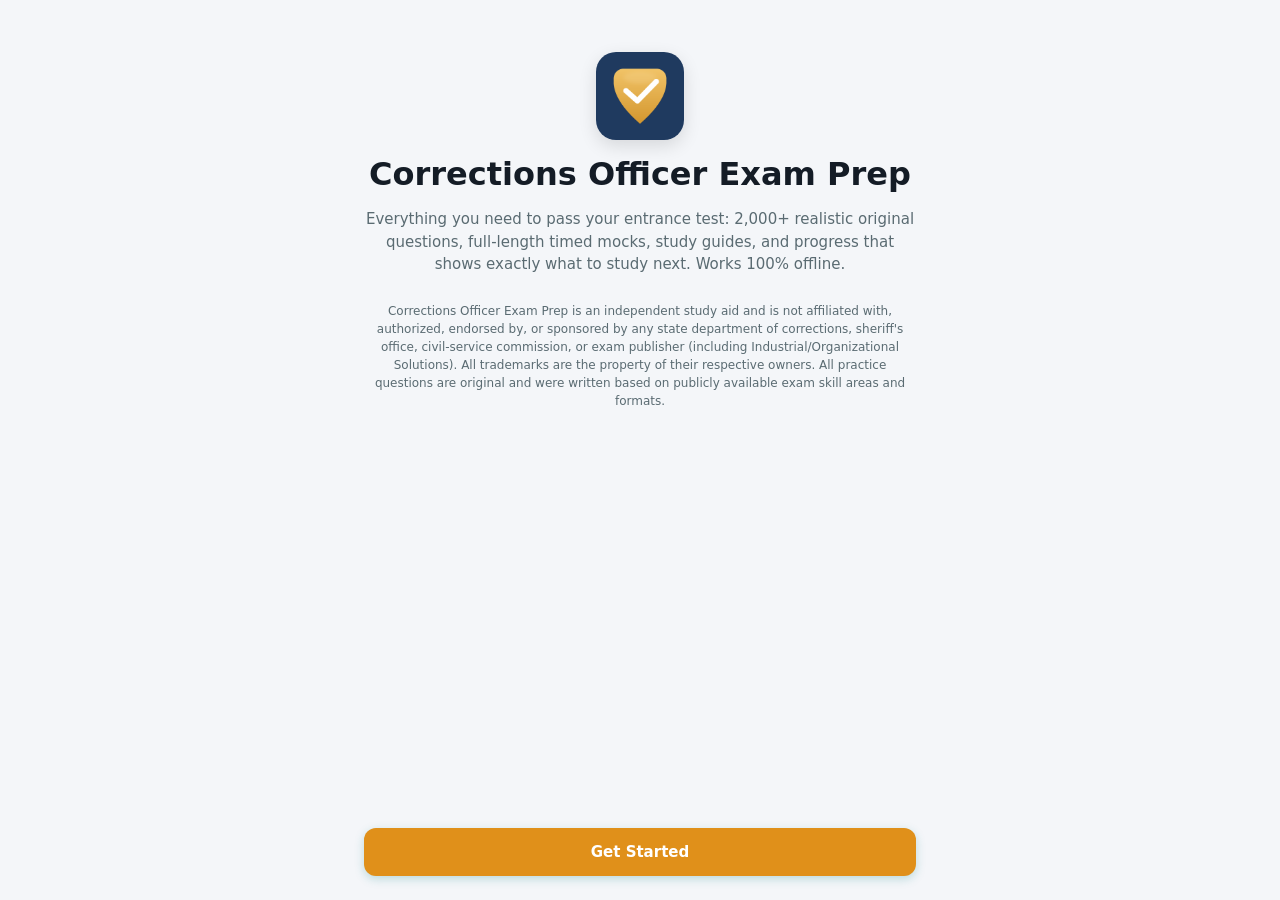
<file: index.html>
<!doctype html>
<html lang="en">
<head>
  <meta charset="utf-8">
  <meta name="viewport" content="width=device-width, initial-scale=1, viewport-fit=cover">
  <title>Corrections Officer Exam Prep</title>
  <meta name="description" content="Corrections officer entrance exam prep: 2,000+ original questions across 7 skill areas, full-length timed mocks, study guides and progress tracking.">
  <meta name="theme-color" content="#1F3A5F">
  <link rel="manifest" href="manifest.webmanifest">
  <link rel="icon" type="image/png" sizes="192x192" href="icons/icon-192.png">
  <link rel="apple-touch-icon" href="icons/icon-192.png">
  <link rel="stylesheet" href="styles.css">
</head>
<body>
  <div id="app" aria-live="polite"></div>
  <div id="modal-root"></div>
  <noscript>Corrections Officer Exam Prep needs JavaScript enabled.</noscript>
  <script src="app.js" defer></script>
</body>
</html>
</file>
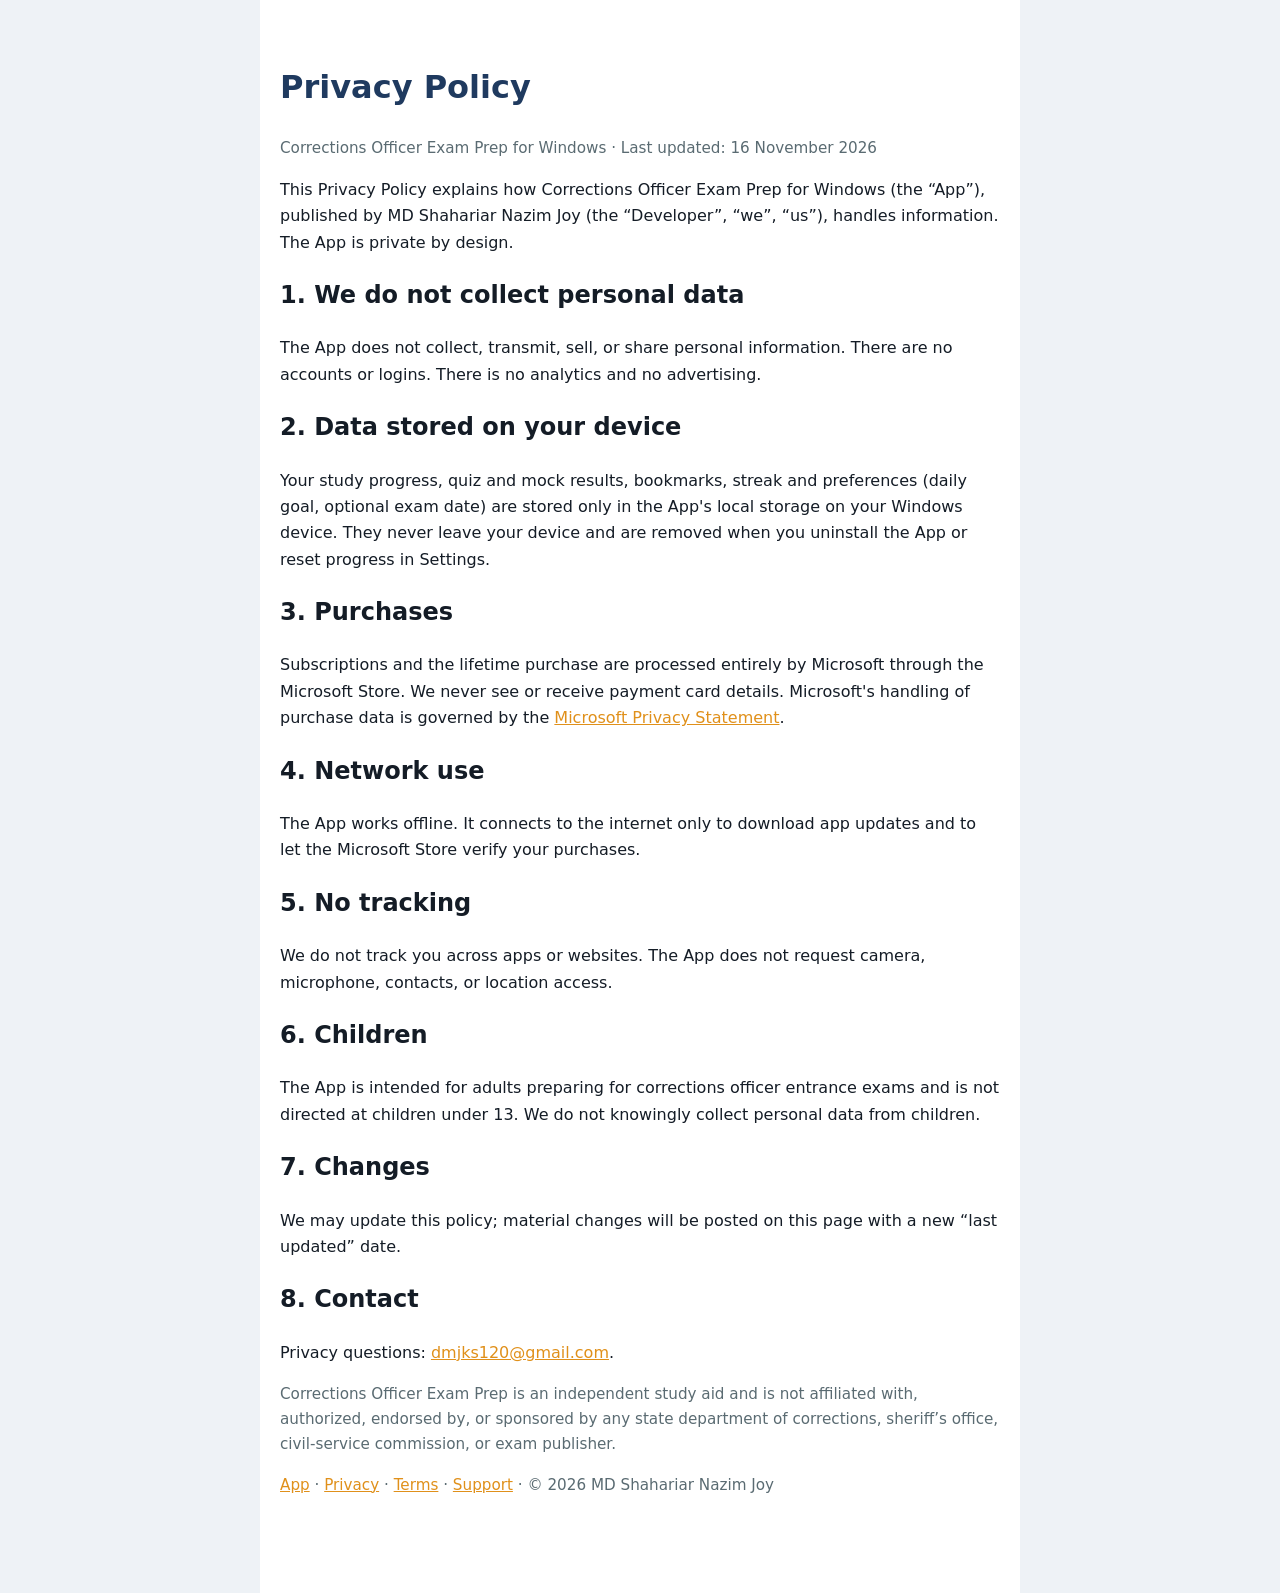
<file: privacy.html>
<!doctype html><html lang="en"><head><meta charset="utf-8"><meta name="viewport" content="width=device-width,initial-scale=1"><title>Privacy Policy · Corrections Officer Exam Prep for Windows</title>
<style>:root{color-scheme:light dark}body{margin:0;font-family:"Segoe UI",system-ui,sans-serif;line-height:1.65;color:#141C26;background:#eef2f6}main{max-width:720px;margin:0 auto;padding:40px 20px 80px;background:#fff}h1{color:#1F3A5F}a{color:#E0901A}.muted{color:#5a6b72;font-size:.95rem}
@media(prefers-color-scheme:dark){body{background:#0f1519;color:#e8eef2}main{background:#182127}h1{color:#7FA3CF}a{color:#F5B54A}.muted{color:#97a6ae}}</style></head><body><main>
<h1>Privacy Policy</h1><p class="muted">Corrections Officer Exam Prep for Windows · Last updated: 16 November 2026</p>
<p>This Privacy Policy explains how Corrections Officer Exam Prep for Windows (the “App”), published by MD Shahariar Nazim Joy (the “Developer”, “we”, “us”), handles information. The App is private by design.</p>
<h2>1. We do not collect personal data</h2><p>The App does not collect, transmit, sell, or share personal information. There are no accounts or logins. There is no analytics and no advertising.</p>
<h2>2. Data stored on your device</h2><p>Your study progress, quiz and mock results, bookmarks, streak and preferences (daily goal, optional exam date) are stored only in the App's local storage on your Windows device. They never leave your device and are removed when you uninstall the App or reset progress in Settings.</p>
<h2>3. Purchases</h2><p>Subscriptions and the lifetime purchase are processed entirely by Microsoft through the Microsoft Store. We never see or receive payment card details. Microsoft's handling of purchase data is governed by the <a href="https://privacy.microsoft.com/privacystatement">Microsoft Privacy Statement</a>.</p>
<h2>4. Network use</h2><p>The App works offline. It connects to the internet only to download app updates and to let the Microsoft Store verify your purchases.</p>
<h2>5. No tracking</h2><p>We do not track you across apps or websites. The App does not request camera, microphone, contacts, or location access.</p>
<h2>6. Children</h2><p>The App is intended for adults preparing for corrections officer entrance exams and is not directed at children under 13. We do not knowingly collect personal data from children.</p>
<h2>7. Changes</h2><p>We may update this policy; material changes will be posted on this page with a new “last updated” date.</p>
<h2>8. Contact</h2><p>Privacy questions: <a href="mailto:dmjks120@gmail.com">dmjks120@gmail.com</a>.</p>
<p class="muted">Corrections Officer Exam Prep is an independent study aid and is not affiliated with, authorized, endorsed by, or sponsored by any state department of corrections, sheriff’s office, civil-service commission, or exam publisher.</p><p class="muted"><a href="./">App</a> · <a href="privacy.html">Privacy</a> · <a href="terms.html">Terms</a> · <a href="support.html">Support</a> · © 2026 MD Shahariar Nazim Joy</p></main></body></html>
</file>
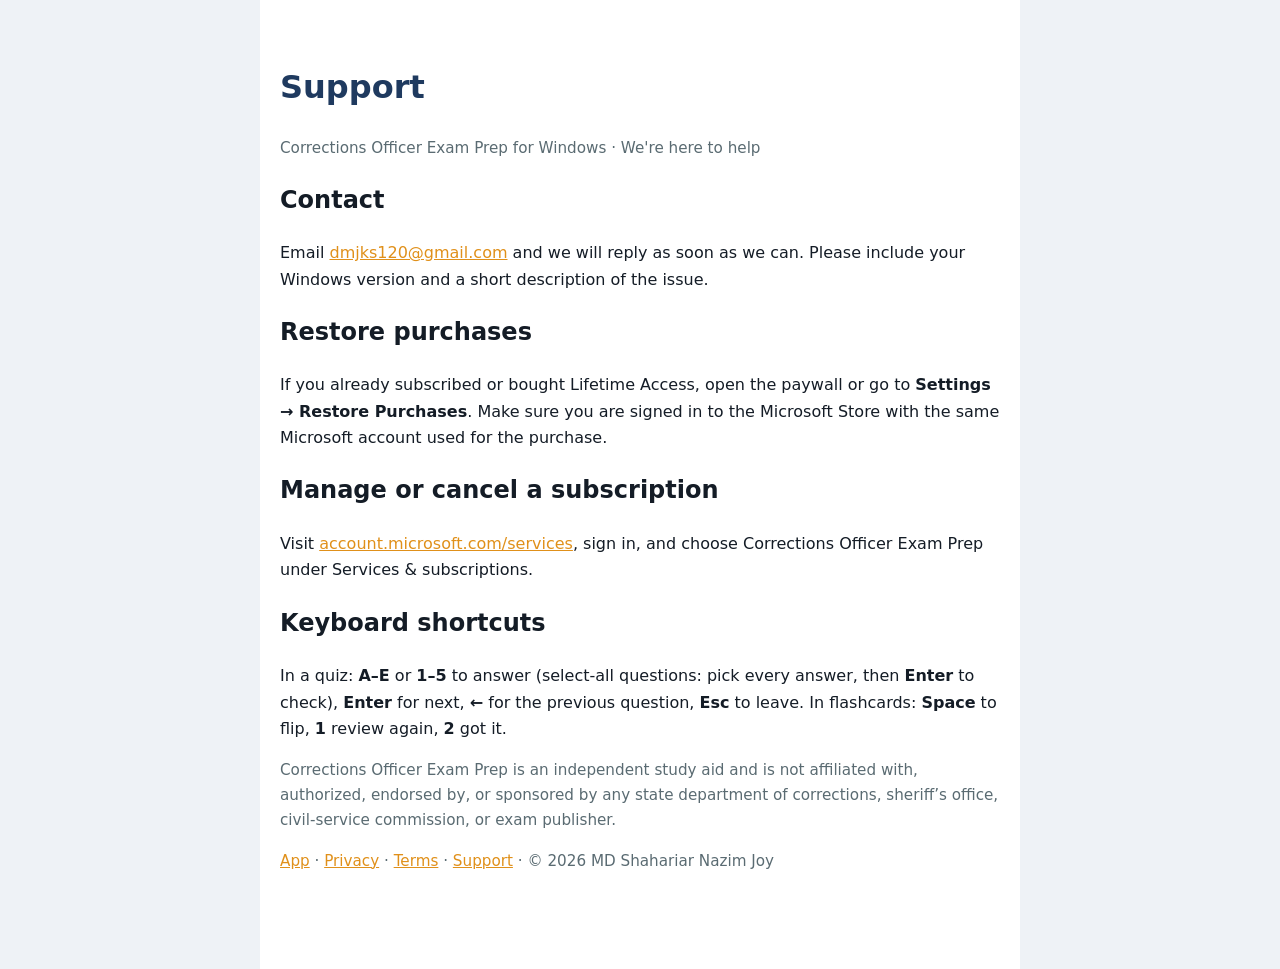
<file: support.html>
<!doctype html><html lang="en"><head><meta charset="utf-8"><meta name="viewport" content="width=device-width,initial-scale=1"><title>Support · Corrections Officer Exam Prep for Windows</title>
<style>:root{color-scheme:light dark}body{margin:0;font-family:"Segoe UI",system-ui,sans-serif;line-height:1.65;color:#141C26;background:#eef2f6}main{max-width:720px;margin:0 auto;padding:40px 20px 80px;background:#fff}h1{color:#1F3A5F}a{color:#E0901A}.muted{color:#5a6b72;font-size:.95rem}
@media(prefers-color-scheme:dark){body{background:#0f1519;color:#e8eef2}main{background:#182127}h1{color:#7FA3CF}a{color:#F5B54A}.muted{color:#97a6ae}}</style></head><body><main>
<h1>Support</h1><p class="muted">Corrections Officer Exam Prep for Windows · We're here to help</p>
<h2>Contact</h2><p>Email <a href="mailto:dmjks120@gmail.com">dmjks120@gmail.com</a> and we will reply as soon as we can. Please include your Windows version and a short description of the issue.</p>
<h2>Restore purchases</h2><p>If you already subscribed or bought Lifetime Access, open the paywall or go to <b>Settings → Restore Purchases</b>. Make sure you are signed in to the Microsoft Store with the same Microsoft account used for the purchase.</p>
<h2>Manage or cancel a subscription</h2><p>Visit <a href="https://account.microsoft.com/services">account.microsoft.com/services</a>, sign in, and choose Corrections Officer Exam Prep under Services &amp; subscriptions.</p>
<h2>Keyboard shortcuts</h2><p>In a quiz: <b>A–E</b> or <b>1–5</b> to answer (select-all questions: pick every answer, then <b>Enter</b> to check), <b>Enter</b> for next, <b>←</b> for the previous question, <b>Esc</b> to leave. In flashcards: <b>Space</b> to flip, <b>1</b> review again, <b>2</b> got it.</p>
<p class="muted">Corrections Officer Exam Prep is an independent study aid and is not affiliated with, authorized, endorsed by, or sponsored by any state department of corrections, sheriff’s office, civil-service commission, or exam publisher.</p><p class="muted"><a href="./">App</a> · <a href="privacy.html">Privacy</a> · <a href="terms.html">Terms</a> · <a href="support.html">Support</a> · © 2026 MD Shahariar Nazim Joy</p></main></body></html>
</file>
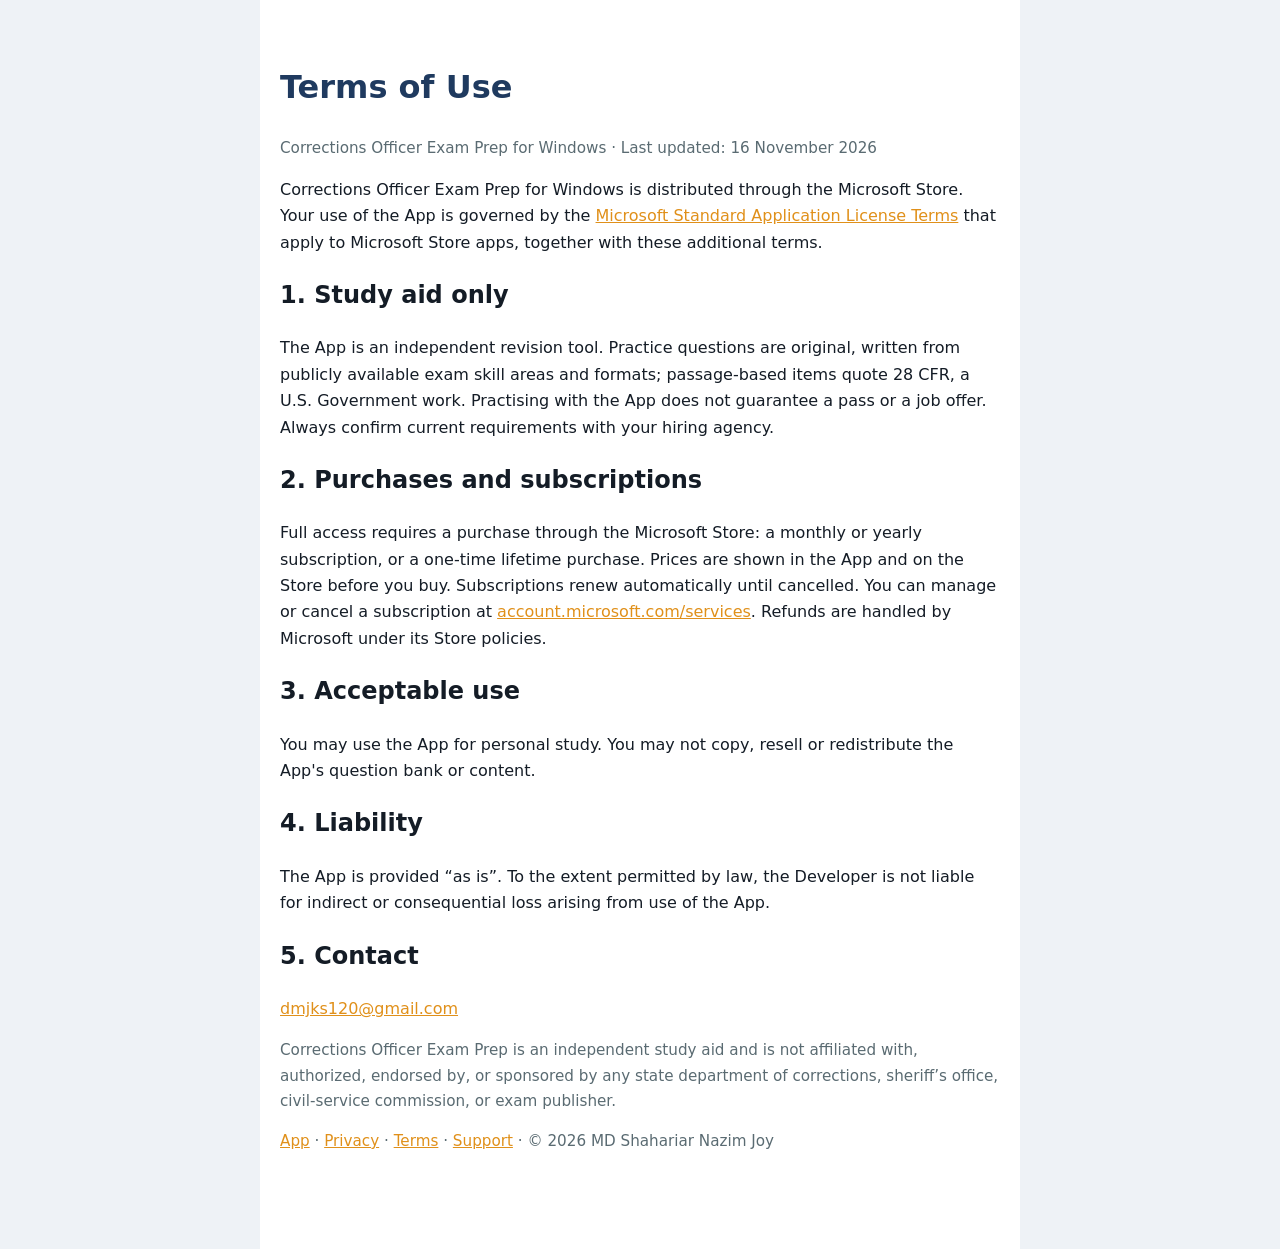
<file: terms.html>
<!doctype html><html lang="en"><head><meta charset="utf-8"><meta name="viewport" content="width=device-width,initial-scale=1"><title>Terms of Use · Corrections Officer Exam Prep for Windows</title>
<style>:root{color-scheme:light dark}body{margin:0;font-family:"Segoe UI",system-ui,sans-serif;line-height:1.65;color:#141C26;background:#eef2f6}main{max-width:720px;margin:0 auto;padding:40px 20px 80px;background:#fff}h1{color:#1F3A5F}a{color:#E0901A}.muted{color:#5a6b72;font-size:.95rem}
@media(prefers-color-scheme:dark){body{background:#0f1519;color:#e8eef2}main{background:#182127}h1{color:#7FA3CF}a{color:#F5B54A}.muted{color:#97a6ae}}</style></head><body><main>
<h1>Terms of Use</h1><p class="muted">Corrections Officer Exam Prep for Windows · Last updated: 16 November 2026</p>
<p>Corrections Officer Exam Prep for Windows is distributed through the Microsoft Store. Your use of the App is governed by the <a href="https://www.microsoft.com/en-us/legal/terms-of-use">Microsoft Standard Application License Terms</a> that apply to Microsoft Store apps, together with these additional terms.</p>
<h2>1. Study aid only</h2><p>The App is an independent revision tool. Practice questions are original, written from publicly available exam skill areas and formats; passage-based items quote 28 CFR, a U.S. Government work. Practising with the App does not guarantee a pass or a job offer. Always confirm current requirements with your hiring agency.</p>
<h2>2. Purchases and subscriptions</h2><p>Full access requires a purchase through the Microsoft Store: a monthly or yearly subscription, or a one-time lifetime purchase. Prices are shown in the App and on the Store before you buy. Subscriptions renew automatically until cancelled. You can manage or cancel a subscription at <a href="https://account.microsoft.com/services">account.microsoft.com/services</a>. Refunds are handled by Microsoft under its Store policies.</p>
<h2>3. Acceptable use</h2><p>You may use the App for personal study. You may not copy, resell or redistribute the App's question bank or content.</p>
<h2>4. Liability</h2><p>The App is provided “as is”. To the extent permitted by law, the Developer is not liable for indirect or consequential loss arising from use of the App.</p>
<h2>5. Contact</h2><p><a href="mailto:dmjks120@gmail.com">dmjks120@gmail.com</a></p>
<p class="muted">Corrections Officer Exam Prep is an independent study aid and is not affiliated with, authorized, endorsed by, or sponsored by any state department of corrections, sheriff’s office, civil-service commission, or exam publisher.</p><p class="muted"><a href="./">App</a> · <a href="privacy.html">Privacy</a> · <a href="terms.html">Terms</a> · <a href="support.html">Support</a> · © 2026 MD Shahariar Nazim Joy</p></main></body></html>
</file>
<file: styles.css>
/* Corrections Officer Exam Prep visual identity: deep slate navy + brass amber, adapted for Windows (Segoe UI, sidebar nav). */
:root {
  --blue: #1F3A5F;
  --amber: #C98A1B;
  --green: #1E8C5A;
  --red: #BE323C;
  --accent: #E0901A;
  --bg: #F4F6F9;
  --card: #FFFFFF;
  --card-2: #F7F9FB;
  --text: #141C26;
  --muted: #5A6B72;
  --line: #D9E1E7;
  --track: #E6ECF0;
  --shadow: 0 1px 2px rgba(31, 58, 95, .06), 0 4px 14px rgba(31, 58, 95, .06);
  --radius: 14px;
  color-scheme: light;
}
@media (prefers-color-scheme: dark) {
  :root {
    --blue: #7FA3CF;
    --accent: #F5B54A;
    --green: #4AC88C;
    --amber: #F2BE4E;
    --red: #F06E78;
    --bg: #0F1519;
    --card: #182127;
    --card-2: #1E2930;
    --text: #E8EEF2;
    --muted: #97A6AE;
    --line: #2B3840;
    --track: #2B3840;
    --shadow: none;
    color-scheme: dark;
  }
}

* { box-sizing: border-box; }
html, body { margin: 0; height: 100%; }
body {
  font-family: "Segoe UI Variable Text", "Segoe UI", system-ui, -apple-system, sans-serif;
  background: var(--bg);
  color: var(--text);
  font-size: 15px;
  line-height: 1.5;
  -webkit-font-smoothing: antialiased;
}
button, input, select { font: inherit; color: inherit; }
button { cursor: pointer; }
a { color: var(--accent); }
h1, h2, h3 { font-family: "Segoe UI Variable Display", "Segoe UI", system-ui, sans-serif; margin: 0; line-height: 1.25; }
h1 { font-size: 28px; font-weight: 700; }
h2 { font-size: 22px; font-weight: 700; }
h3 { font-size: 16px; font-weight: 600; }
.muted { color: var(--muted); }
.small { font-size: 13px; }
.tiny { font-size: 12px; }
.center { text-align: center; }
.stack { display: flex; flex-direction: column; gap: 14px; }
.stack-sm { display: flex; flex-direction: column; gap: 8px; }
.row { display: flex; align-items: center; gap: 12px; }
.grow { flex: 1; min-width: 0; }
.grid-3 { display: grid; grid-template-columns: repeat(3, 1fr); gap: 12px; }
.grid-2 { display: grid; grid-template-columns: repeat(2, 1fr); gap: 12px; }
.hidden { display: none !important; }
:focus-visible { outline: 2px solid var(--accent); outline-offset: 2px; }

/* Layout */
.shell { display: flex; min-height: 100vh; }
.sidebar {
  width: 236px; flex: none; padding: 18px 12px; border-right: 1px solid var(--line);
  background: var(--card); position: sticky; top: 0; height: 100vh; display: flex; flex-direction: column; gap: 4px;
}
.brand { display: flex; align-items: center; gap: 10px; padding: 4px 10px 18px; }
.brand img { width: 36px; height: 36px; border-radius: 9px; }
.brand b { font-size: 14px; line-height: 1.2; }
.nav-item {
  display: flex; align-items: center; gap: 12px; padding: 10px 12px; border-radius: 8px;
  border: 0; background: none; text-align: left; width: 100%; color: var(--text); position: relative;
}
.nav-item:hover { background: var(--card-2); }
.nav-item.active { background: var(--card-2); font-weight: 600; }
.nav-item.active::before { content: ""; position: absolute; left: 0; top: 10px; bottom: 10px; width: 3px; border-radius: 3px; background: var(--accent); }
.nav-item svg { width: 20px; height: 20px; color: var(--accent); }
.main { flex: 1; min-width: 0; }
.content { max-width: 760px; margin: 0 auto; padding: 28px 24px 96px; }
.content.narrow { max-width: 600px; }
.page-head { display: flex; align-items: center; gap: 10px; margin-bottom: 18px; }
.back { border: 0; background: none; padding: 6px; border-radius: 8px; color: var(--muted); display: inline-flex; }
.back:hover { background: var(--card-2); }
.back svg { width: 20px; height: 20px; }
.tabbar { display: none; }

@media (max-width: 760px) {
  .sidebar { display: none; }
  .tabbar {
    display: flex; position: fixed; bottom: 0; left: 0; right: 0; background: var(--card);
    border-top: 1px solid var(--line); padding: 6px 4px calc(6px + env(safe-area-inset-bottom)); z-index: 10;
  }
  .tabbar button { flex: 1; border: 0; background: none; display: flex; flex-direction: column; align-items: center; gap: 2px; font-size: 11px; color: var(--muted); padding: 4px 0; }
  .tabbar button.active { color: var(--accent); font-weight: 600; }
  .tabbar svg { width: 22px; height: 22px; }
  .content { padding: 18px 16px 100px; }
  h1 { font-size: 24px; }
}

/* Cards & components */
.card { background: var(--card); border-radius: var(--radius); padding: 16px; box-shadow: var(--shadow); border: 1px solid var(--line); }
.card.flat { box-shadow: none; }
.list { background: var(--card); border-radius: var(--radius); border: 1px solid var(--line); overflow: hidden; box-shadow: var(--shadow); }
.list-head { font-size: 12px; font-weight: 600; text-transform: uppercase; letter-spacing: .04em; color: var(--muted); margin: 18px 4px 8px; }
.list-row {
  display: flex; align-items: center; gap: 14px; padding: 13px 16px; border: 0; background: none; width: 100%;
  text-align: left; border-bottom: 1px solid var(--line); text-decoration: none; color: var(--text);
}
.list-row:last-child { border-bottom: 0; }
button.list-row:hover, a.list-row:hover { background: var(--card-2); }
.list-row svg.ic { width: 20px; height: 20px; flex: none; }
.list-row .chev { width: 16px; height: 16px; color: var(--muted); flex: none; }
.list-foot { font-size: 12px; color: var(--muted); margin: 8px 4px 0; }

.btn {
  display: inline-flex; align-items: center; justify-content: center; gap: 8px; border: 0; border-radius: 12px;
  padding: 13px 18px; font-weight: 600; background: var(--accent); color: #fff; width: 100%; text-decoration: none;
  box-shadow: 0 3px 10px rgba(22, 140, 140, .25); transition: filter .15s, transform .05s;
}
.btn:hover { filter: brightness(1.06); }
.btn:active { transform: translateY(1px); }
.btn[disabled] { background: #9AA6AD; box-shadow: none; cursor: not-allowed; filter: none; }
.btn.secondary { background: var(--card-2); color: var(--text); border: 1px solid var(--line); box-shadow: none; }
.btn.secondary[disabled] { opacity: .5; }
.btn.navy { background: var(--blue); }
.btn.green { background: var(--green); }
.btn.amber { background: var(--amber); color: #2B1E00; }
.btn.red { background: var(--red); }
.btn.link { background: none; color: var(--accent); box-shadow: none; width: auto; padding: 8px; }
.btn.auto { width: auto; }
@media (prefers-color-scheme: dark) { .btn.navy { background: #183058; } }

.stat { text-align: center; padding: 14px 8px; }
.stat svg { width: 22px; height: 22px; }
.stat .v { font-size: 22px; font-weight: 700; font-variant-numeric: tabular-nums; }
.stat .l { font-size: 12px; color: var(--muted); }

.hero-card {
  border: 0; text-align: left; width: 100%; color: #fff; border-radius: 18px; padding: 20px;
  background: linear-gradient(135deg, #122648, #1C4664); box-shadow: 0 8px 24px rgba(18, 38, 72, .25);
}
.hero-card:hover { filter: brightness(1.05); }
.hero-card h3 { font-size: 18px; display: flex; align-items: center; gap: 8px; }
.hero-card svg { width: 22px; height: 22px; }
.hero-card p { margin: 6px 0 0; opacity: .9; }

.action {
  display: flex; align-items: center; gap: 14px; padding: 16px; border-radius: var(--radius); width: 100%;
  background: var(--card); border: 1px solid var(--line); text-align: left; box-shadow: var(--shadow);
}
.action:hover { background: var(--card-2); }
.action svg.ic { width: 26px; height: 26px; flex: none; }
.action .chev { width: 16px; height: 16px; color: var(--muted); }

.bar { height: 8px; border-radius: 6px; background: var(--track); overflow: hidden; }
.bar > i { display: block; height: 100%; border-radius: 6px; background: var(--accent); }
.progress-thin { height: 4px; border-radius: 4px; background: var(--track); overflow: hidden; }
.progress-thin > i { display: block; height: 100%; background: var(--blue); transition: width .2s; }

.ring { position: relative; width: 160px; height: 160px; margin: 0 auto; }
.ring svg { width: 100%; height: 100%; transform: rotate(-90deg); }
.ring .lbl { position: absolute; inset: 0; display: flex; flex-direction: column; align-items: center; justify-content: center; }
.ring .lbl b { font-size: 32px; font-variant-numeric: tabular-nums; }
.ring .lbl span { font-size: 12px; color: var(--muted); }

.badge { display: inline-block; font-size: 11px; font-weight: 700; color: #fff; background: var(--amber); padding: 2px 8px; border-radius: 99px; }

/* Selectable cards (onboarding) */
.select {
  display: flex; align-items: center; gap: 14px; padding: 15px; width: 100%; text-align: left;
  border-radius: 14px; border: 1px solid var(--line); background: var(--card);
}
.select:hover { border-color: var(--accent); }
.select.on { border: 2px solid var(--accent); background: color-mix(in srgb, var(--accent) 10%, var(--card)); padding: 14px; }
.select svg.ic { width: 26px; height: 26px; color: var(--accent); flex: none; }
.select .tick { width: 22px; height: 22px; flex: none; color: var(--line); }
.select.on .tick { color: var(--accent); }
.steps { display: flex; gap: 4px; }
.steps i { flex: 1; height: 4px; border-radius: 4px; background: var(--track); }
.steps i.on { background: var(--accent); }
.goal-pick { display: grid; grid-template-columns: repeat(4, 1fr); gap: 10px; }
.goal-pick button { padding: 14px 0; border-radius: 10px; border: 1px solid var(--line); background: var(--card); font-weight: 600; }
.goal-pick button.on { background: var(--accent); color: #fff; border-color: var(--accent); }

/* Quiz */
.quiz-top { position: sticky; top: 0; z-index: 5; background: color-mix(in srgb, var(--bg) 88%, transparent); backdrop-filter: blur(12px); border-bottom: 1px solid var(--line); }
.quiz-top .inner { max-width: 760px; margin: 0 auto; padding: 12px 24px 10px; }
.quiz-bottom { position: sticky; bottom: 0; background: color-mix(in srgb, var(--bg) 88%, transparent); backdrop-filter: blur(12px); border-top: 1px solid var(--line); }
.quiz-bottom .inner { max-width: 760px; margin: 0 auto; padding: 14px 24px; display: flex; gap: 12px; }
.icon-btn { border: 0; background: none; padding: 6px; border-radius: 8px; color: var(--muted); display: inline-flex; }
.icon-btn:hover { background: var(--card-2); }
.icon-btn svg { width: 22px; height: 22px; }
.timer { font-weight: 600; font-variant-numeric: tabular-nums; display: inline-flex; align-items: center; gap: 6px; }
.timer svg { width: 18px; height: 18px; }
.timer.low { color: var(--red); }
.topic-tag { font-size: 12px; font-weight: 700; letter-spacing: .05em; color: var(--blue); text-transform: uppercase; }
.stem { font-size: 19px; font-weight: 600; margin: 6px 0 4px; }
.option {
  display: flex; align-items: flex-start; gap: 12px; width: 100%; text-align: left; padding: 14px;
  border-radius: 14px; border: 1.5px solid var(--line); background: var(--card);
}
.option:hover:not([disabled]) { border-color: var(--accent); }
.option .ltr { width: 28px; height: 28px; border-radius: 50%; background: var(--track); display: flex; align-items: center; justify-content: center; font-weight: 700; font-size: 13px; flex: none; }
.option .txt { flex: 1; padding-top: 3px; }
.option svg { width: 22px; height: 22px; flex: none; margin-top: 3px; }
.option.selected { border-color: var(--blue); background: color-mix(in srgb, var(--blue) 12%, var(--card)); }
.option.selected .ltr { background: var(--blue); color: #fff; }
.option.correct { border-color: var(--green); background: color-mix(in srgb, var(--green) 14%, var(--card)); }
.option.correct .ltr { background: var(--green); color: #fff; }
.option.correct svg { color: var(--green); }
.option.wrong { border-color: var(--red); background: color-mix(in srgb, var(--red) 14%, var(--card)); }
.option.wrong .ltr { background: var(--red); color: #fff; }
.option.wrong svg { color: var(--red); }
.option[disabled] { cursor: default; }
.kbd { font-size: 11px; border: 1px solid var(--line); border-radius: 4px; padding: 0 5px; color: var(--muted); }
.flag-btn { border: 1px solid var(--line); background: var(--card); border-radius: 12px; padding: 0 14px; color: var(--amber); display: inline-flex; align-items: center; }
.flag-btn svg { width: 20px; height: 20px; }
.qgrid { display: grid; grid-template-columns: repeat(auto-fill, minmax(36px, 1fr)); gap: 6px; margin-top: 10px; }
.qgrid button { height: 32px; border-radius: 8px; border: 1px solid var(--line); background: var(--card); font-size: 12px; font-weight: 600; }
.qgrid button.ans { background: color-mix(in srgb, var(--blue) 14%, var(--card)); border-color: var(--blue); }
.qgrid button.cur { outline: 2px solid var(--accent); }
.qgrid button.flg { border-color: var(--amber); color: var(--amber); }

/* Forms */
.field { display: flex; align-items: center; justify-content: space-between; gap: 12px; padding: 12px 16px; border-bottom: 1px solid var(--line); }
.field:last-child { border-bottom: 0; }
.field input[type=number], .field input[type=text], .field input[type=date], .field select {
  border: 1px solid var(--line); background: var(--card-2); border-radius: 8px; padding: 7px 10px; width: 150px; text-align: right;
}
.field select { text-align: left; width: auto; min-width: 170px; }
.field input[type=range] { width: 100%; accent-color: var(--accent); }
.seg { display: flex; background: var(--track); border-radius: 10px; padding: 3px; gap: 3px; }
.seg button { flex: 1; border: 0; background: none; padding: 7px; border-radius: 8px; font-weight: 600; }
.seg button.on { background: var(--card); box-shadow: var(--shadow); }
.result-big { font-size: 22px; font-weight: 700; }

/* Chart */
.chart { width: 100%; height: 190px; }
.chart text { fill: var(--muted); font-size: 11px; }

/* Paywall */
.plan { width: 100%; text-align: left; padding: 14px; border-radius: 14px; border: 1px solid var(--line); background: var(--card); display: flex; flex-direction: column; gap: 6px; }
.plan.on { border: 2px solid var(--blue); background: color-mix(in srgb, var(--blue) 10%, var(--card)); padding: 13px; }
.plan .price { font-size: 19px; font-weight: 700; }
.feature { display: flex; align-items: center; gap: 12px; }
.feature svg { width: 18px; height: 18px; color: var(--blue); flex: none; }
.error { color: var(--red); font-size: 13px; text-align: center; }
.logo { width: 88px; height: 88px; border-radius: 20px; display: block; margin: 0 auto; box-shadow: 0 6px 18px rgba(0,0,0,.12); }

/* Flashcard */
.flash { min-height: 260px; }

/* Modal */
.modal-back { position: fixed; inset: 0; background: rgba(0, 0, 0, .4); display: flex; align-items: center; justify-content: center; padding: 16px; z-index: 50; }
.modal { background: var(--card); border-radius: 14px; padding: 22px; max-width: 420px; width: 100%; box-shadow: 0 20px 60px rgba(0,0,0,.3); }
.modal .row { justify-content: flex-end; margin-top: 18px; }
.modal .btn { width: auto; }

.splash { min-height: 100vh; display: flex; flex-direction: column; align-items: center; justify-content: center; gap: 12px; }
.spinner { width: 26px; height: 26px; border: 3px solid var(--track); border-top-color: var(--accent); border-radius: 50%; animation: spin .8s linear infinite; }
@keyframes spin { to { transform: rotate(360deg); } }
.empty { text-align: center; padding: 48px 16px; }
.empty svg { width: 44px; height: 44px; color: var(--green); }
.ref-row b { display: block; }

/* Shared components: week chart, tiles, flashcards */
.passage { background: var(--card-2); border: 1px solid var(--line); border-radius: 12px; padding: 16px 18px; font-size: 15px; line-height: 1.65; white-space: pre-line; }
.passage-label { font-size: 12px; font-weight: 700; letter-spacing: .05em; text-transform: uppercase; color: var(--muted); margin-bottom: 6px; display: flex; justify-content: space-between; }
.quiz-split { display: grid; grid-template-columns: 1fr; gap: 20px; }
.quiz-top .inner, .quiz-bottom .inner, .content.wide { max-width: 1180px; }
@media (min-width: 1100px) {
  .quiz-split.has-passage { grid-template-columns: minmax(0, 1.1fr) minmax(0, 1fr); align-items: start; }
  .quiz-split.has-passage .passage-col { position: sticky; top: 92px; max-height: calc(100vh - 190px); overflow: auto; }
}
.source { font-size: 12px; color: var(--muted); font-style: italic; }
.week { display: grid; grid-template-columns: repeat(7, 1fr); gap: 8px; align-items: end; height: 130px; }
.week .col { display: flex; flex-direction: column; align-items: center; gap: 6px; height: 100%; justify-content: flex-end; }
.week .col i { width: 100%; max-width: 34px; border-radius: 6px 6px 3px 3px; background: linear-gradient(180deg, var(--blue), color-mix(in srgb, var(--blue) 70%, transparent)); min-height: 3px; }
.week .col span { font-size: 11px; color: var(--muted); }
.week .col b { font-size: 11px; font-weight: 600; color: var(--muted); }
.tiles { display: grid; grid-template-columns: repeat(2, 1fr); gap: 12px; }
.tile { display: flex; flex-direction: column; align-items: flex-start; gap: 6px; padding: 16px; border-radius: var(--radius); background: var(--card); border: 1px solid var(--line); text-align: left; box-shadow: var(--shadow); }
.tile:hover { background: var(--card-2); }
.tile .ib { width: 40px; height: 40px; border-radius: 10px; display: flex; align-items: center; justify-content: center; color: #fff; }
.tile .ib svg { width: 22px; height: 22px; }
.tile h3 { font-size: 15px; }
.essay-box { width: 100%; min-height: 260px; resize: vertical; border: 1px solid var(--line); border-radius: 12px; padding: 14px; background: var(--card); color: var(--text); font: inherit; line-height: 1.6; }
.toggle { appearance: none; width: 42px; height: 24px; border-radius: 99px; background: var(--track); position: relative; cursor: pointer; flex: none; transition: background .15s; }
.toggle::after { content: ""; position: absolute; top: 3px; left: 3px; width: 18px; height: 18px; border-radius: 50%; background: #fff; box-shadow: 0 1px 3px rgba(0,0,0,.25); transition: left .15s; }
.toggle:checked { background: var(--accent); }
.toggle:checked::after { left: 21px; }
.flipcard { min-height: 320px; display: flex; flex-direction: column; align-items: center; justify-content: center; text-align: center; gap: 14px; cursor: pointer; padding: 28px; }
.pill { display: inline-block; font-size: 12px; font-weight: 600; padding: 3px 10px; border-radius: 99px; background: color-mix(in srgb, var(--blue) 10%, var(--card)); color: var(--blue); }
textarea { font: inherit; }
@media (max-width: 760px) { .tiles { grid-template-columns: 1fr 1fr; } .week { height: 110px; } }
.num { flex: none; width: 22px; height: 22px; border-radius: 50%; background: var(--blue); color: #fff; font-size: 12px; font-weight: 700; display: inline-flex; align-items: center; justify-content: center; margin-top: 1px; }
/* Study library */
.search { display: flex; align-items: center; gap: 10px; background: var(--card); border: 1px solid var(--line); border-radius: 12px; padding: 0 14px; }
.search svg { width: 18px; height: 18px; color: var(--muted); flex: none; }
.search input { flex: 1; border: 0; background: none; font: inherit; color: var(--text); padding: 12px 0; outline: none; }
.lib-list { margin: 0; padding-left: 20px; display: flex; flex-direction: column; gap: 6px; font-size: 14px; line-height: 1.5; }
.lib-table { overflow-x: auto; }
.lib-table table { border-collapse: collapse; width: 100%; font-size: 14px; }
.lib-table th, .lib-table td { text-align: left; padding: 8px 10px; border-bottom: 1px solid var(--line); vertical-align: top; }
.lib-table th { font-size: 12px; text-transform: uppercase; letter-spacing: .04em; color: var(--muted); }
.lib-formula { display: flex; flex-direction: column; gap: 4px; background: var(--card-2); border: 1px solid var(--line); border-radius: 10px; padding: 10px 14px; }
.lib-formula code { font: 600 15px/1.4 "Cascadia Code", Consolas, monospace; color: var(--blue); }
.lib-tip { display: flex; gap: 10px; align-items: flex-start; background: color-mix(in srgb, var(--accent) 10%, var(--card)); border: 1px solid color-mix(in srgb, var(--accent) 35%, var(--line)); border-radius: 10px; padding: 10px 14px; }
</file>
